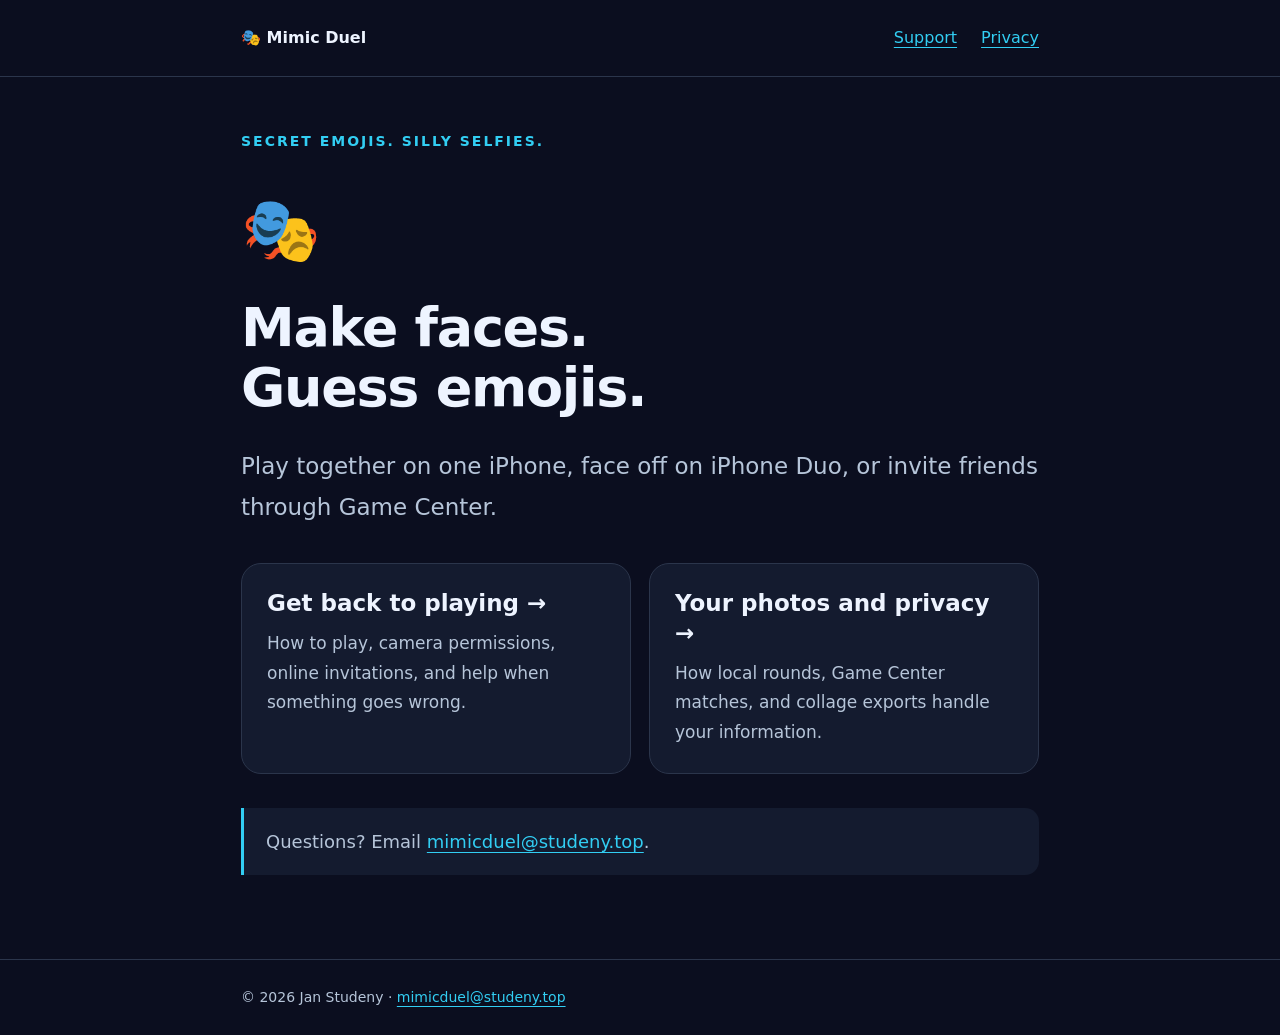
<file: index.html>
<!doctype html>
<html lang="en"><head><meta charset="utf-8"><meta name="viewport" content="width=device-width,initial-scale=1">
<title>Support and privacy · Mimic Duel</title><meta name="description" content="Help and privacy information for Mimic Duel, the emoji photo guessing game for iPhone.">
<meta name="theme-color" content="#0b0e1f"><link rel="stylesheet" href="assets/site.css"></head>
<body><a class="skip" href="#main">Skip to content</a><header><div class="wrap"><nav aria-label="Main navigation"><a class="brand" href="./">🎭 Mimic Duel</a><a href="support/">Support</a><a href="privacy/">Privacy</a></nav></div></header>
<div class="wrap"><main id="main"><p class="eyebrow">Secret emojis. Silly selfies.</p><div class="hero" aria-hidden="true">🎭</div><h1>Make faces.<br>Guess emojis.</h1><p class="lead">Play together on one iPhone, face off on iPhone Duo, or invite friends through Game Center.</p><div class="cards"><a class="card" href="support/"><h2>Get back to playing →</h2><p>How to play, camera permissions, online invitations, and help when something goes wrong.</p></a><a class="card" href="privacy/"><h2>Your photos and privacy →</h2><p>How local rounds, Game Center matches, and collage exports handle your information.</p></a></div><p class="contact">Questions? Email <a href="mailto:mimicduel@studeny.top">mimicduel@studeny.top</a>.</p></main></div><footer><div class="wrap"><p>© 2026 Jan Studeny · <a href="mailto:mimicduel@studeny.top">mimicduel@studeny.top</a></p></div></footer></body></html>
</file>
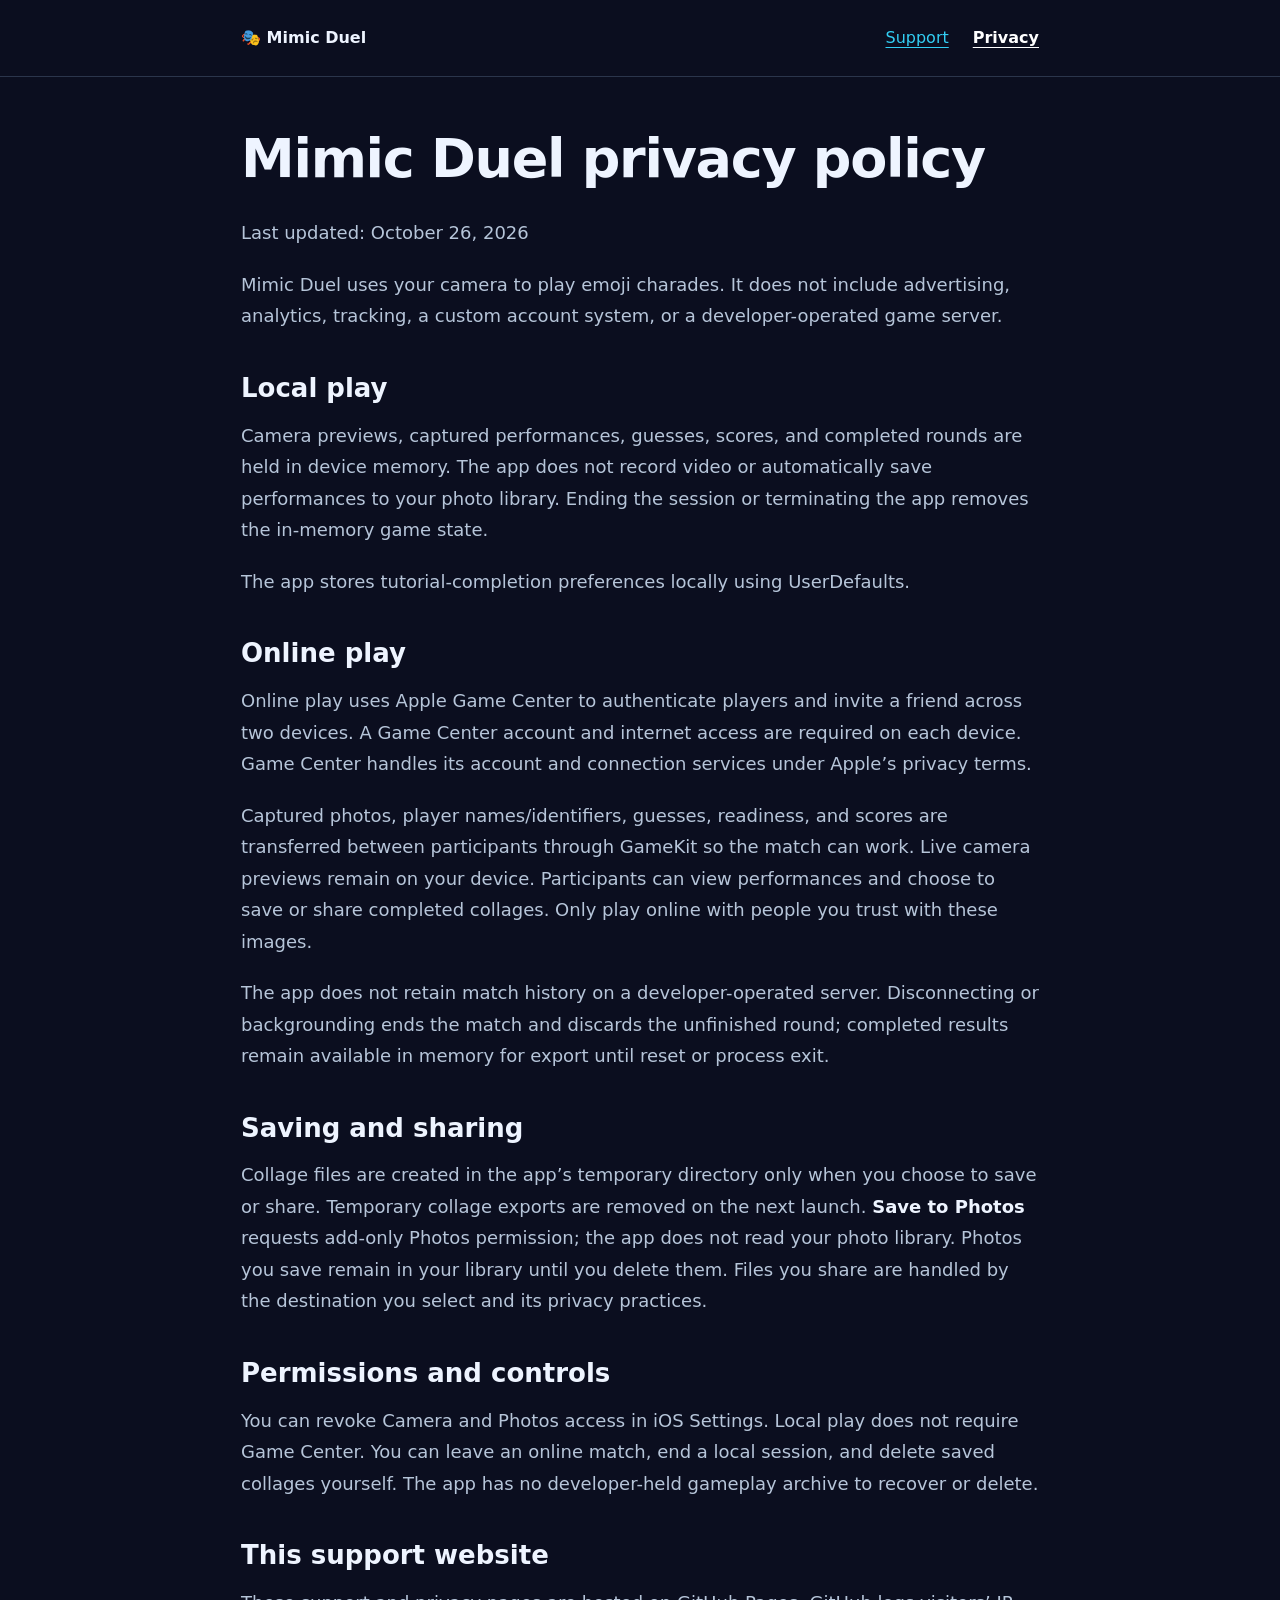
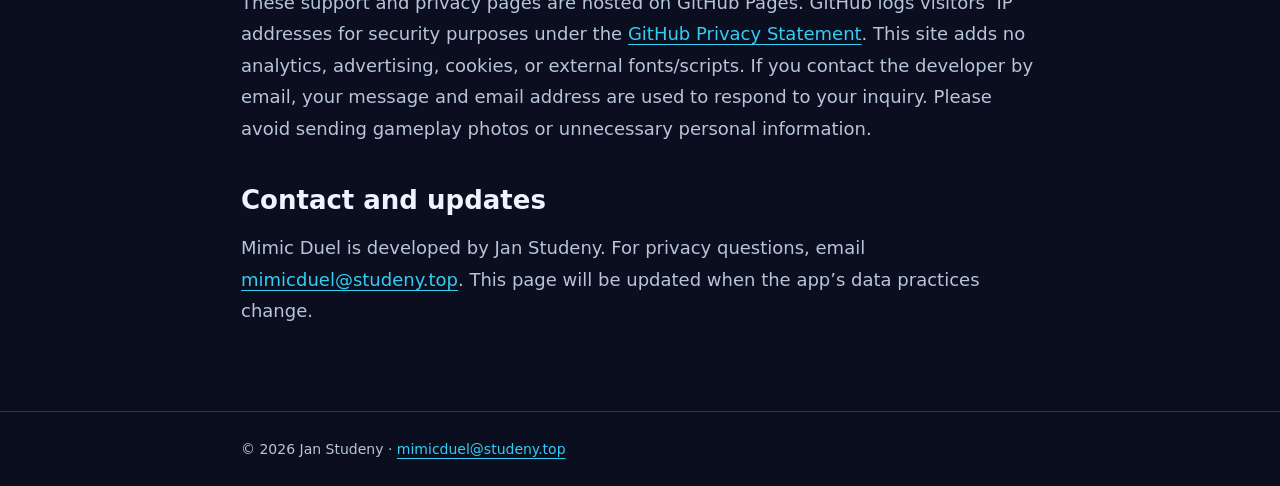
<file: privacy/index.html>
<!doctype html>
<html lang="en"><head><meta charset="utf-8"><meta name="viewport" content="width=device-width,initial-scale=1">
<title>Privacy policy · Mimic Duel</title><meta name="description" content="Privacy policy for Mimic Duel on iPhone and iPhone Duo.">
<meta name="theme-color" content="#0b0e1f"><link rel="stylesheet" href="../assets/site.css"></head>
<body><a class="skip" href="#main">Skip to content</a><header><div class="wrap"><nav aria-label="Main navigation"><a class="brand" href="../">🎭 Mimic Duel</a><a href="../support/">Support</a><a href="../privacy/" aria-current="page">Privacy</a></nav></div></header>
<div class="wrap"><main id="main"><h1>Mimic Duel privacy policy</h1>
<p>Last updated: October 26, 2026</p>
<p>Mimic Duel uses your camera to play emoji charades. It does not include advertising, analytics, tracking, a custom account system, or a developer-operated game server.</p>
<h2>Local play</h2>
<p>Camera previews, captured performances, guesses, scores, and completed rounds are held in device memory. The app does not record video or automatically save performances to your photo library. Ending the session or terminating the app removes the in-memory game state.</p>
<p>The app stores tutorial-completion preferences locally using UserDefaults.</p>
<h2>Online play</h2>
<p>Online play uses Apple Game Center to authenticate players and invite a friend across two devices. A Game Center account and internet access are required on each device. Game Center handles its account and connection services under Apple’s privacy terms.</p>
<p>Captured photos, player names/identifiers, guesses, readiness, and scores are transferred between participants through GameKit so the match can work. Live camera previews remain on your device. Participants can view performances and choose to save or share completed collages. Only play online with people you trust with these images.</p>
<p>The app does not retain match history on a developer-operated server. Disconnecting or backgrounding ends the match and discards the unfinished round; completed results remain available in memory for export until reset or process exit.</p>
<h2>Saving and sharing</h2>
<p>Collage files are created in the app’s temporary directory only when you choose to save or share. Temporary collage exports are removed on the next launch. <strong>Save to Photos</strong> requests add-only Photos permission; the app does not read your photo library. Photos you save remain in your library until you delete them. Files you share are handled by the destination you select and its privacy practices.</p>
<h2>Permissions and controls</h2>
<p>You can revoke Camera and Photos access in iOS Settings. Local play does not require Game Center. You can leave an online match, end a local session, and delete saved collages yourself. The app has no developer-held gameplay archive to recover or delete.</p>
<h2>This support website</h2>
<p>These support and privacy pages are hosted on GitHub Pages. GitHub logs visitors’ IP addresses for security purposes under the <a href="https://docs.github.com/en/site-policy/privacy-policies/github-general-privacy-statement">GitHub Privacy Statement</a>. This site adds no analytics, advertising, cookies, or external fonts/scripts. If you contact the developer by email, your message and email address are used to respond to your inquiry. Please avoid sending gameplay photos or unnecessary personal information.</p>
<h2>Contact and updates</h2>
<p>Mimic Duel is developed by Jan Studeny. For privacy questions, email <a href="mailto:mimicduel@studeny.top">mimicduel@studeny.top</a>. This page will be updated when the app’s data practices change.</p></main></div><footer><div class="wrap"><p>© 2026 Jan Studeny · <a href="mailto:mimicduel@studeny.top">mimicduel@studeny.top</a></p></div></footer></body></html>
</file>
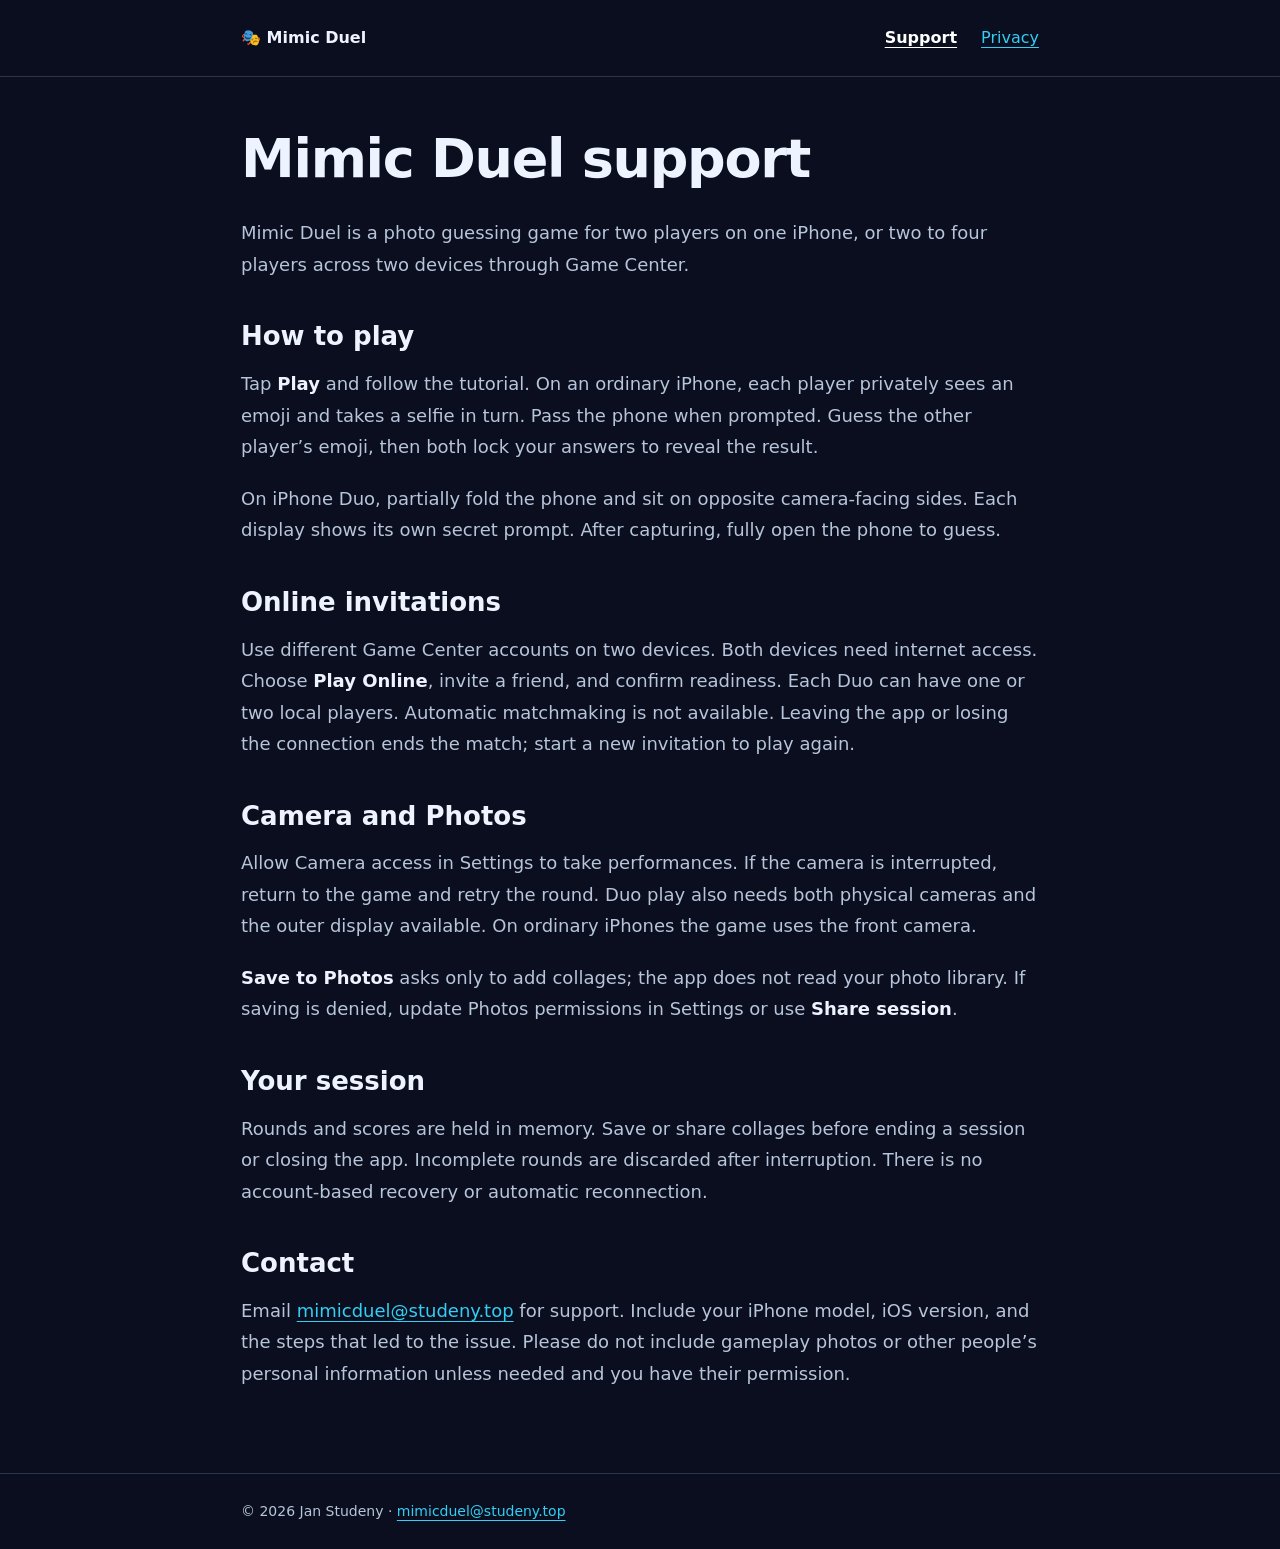
<file: support/index.html>
<!doctype html>
<html lang="en"><head><meta charset="utf-8"><meta name="viewport" content="width=device-width,initial-scale=1">
<title>Support · Mimic Duel</title><meta name="description" content="Support for Mimic Duel on iPhone and iPhone Duo.">
<meta name="theme-color" content="#0b0e1f"><link rel="stylesheet" href="../assets/site.css"></head>
<body><a class="skip" href="#main">Skip to content</a><header><div class="wrap"><nav aria-label="Main navigation"><a class="brand" href="../">🎭 Mimic Duel</a><a href="../support/" aria-current="page">Support</a><a href="../privacy/">Privacy</a></nav></div></header>
<div class="wrap"><main id="main"><h1>Mimic Duel support</h1>
<p>Mimic Duel is a photo guessing game for two players on one iPhone, or two to four players across two devices through Game Center.</p>
<h2>How to play</h2>
<p>Tap <strong>Play</strong> and follow the tutorial. On an ordinary iPhone, each player privately sees an emoji and takes a selfie in turn. Pass the phone when prompted. Guess the other player’s emoji, then both lock your answers to reveal the result.</p>
<p>On iPhone Duo, partially fold the phone and sit on opposite camera-facing sides. Each display shows its own secret prompt. After capturing, fully open the phone to guess.</p>
<h2>Online invitations</h2>
<p>Use different Game Center accounts on two devices. Both devices need internet access. Choose <strong>Play Online</strong>, invite a friend, and confirm readiness. Each Duo can have one or two local players. Automatic matchmaking is not available. Leaving the app or losing the connection ends the match; start a new invitation to play again.</p>
<h2>Camera and Photos</h2>
<p>Allow Camera access in Settings to take performances. If the camera is interrupted, return to the game and retry the round. Duo play also needs both physical cameras and the outer display available. On ordinary iPhones the game uses the front camera.</p>
<p><strong>Save to Photos</strong> asks only to add collages; the app does not read your photo library. If saving is denied, update Photos permissions in Settings or use <strong>Share session</strong>.</p>
<h2>Your session</h2>
<p>Rounds and scores are held in memory. Save or share collages before ending a session or closing the app. Incomplete rounds are discarded after interruption. There is no account-based recovery or automatic reconnection.</p>
<h2>Contact</h2>
<p>Email <a href="mailto:mimicduel@studeny.top">mimicduel@studeny.top</a> for support. Include your iPhone model, iOS version, and the steps that led to the issue. Please do not include gameplay photos or other people’s personal information unless needed and you have their permission.</p></main></div><footer><div class="wrap"><p>© 2026 Jan Studeny · <a href="mailto:mimicduel@studeny.top">mimicduel@studeny.top</a></p></div></footer></body></html>
</file>
<file: assets/site.css>
:root {color-scheme:dark;--bg:#0b0e1f;--panel:#141b2f;--text:#eef4ff;--muted:#b6c5d9;--accent:#32cef3}
*{box-sizing:border-box}body{margin:0;background:var(--bg);color:var(--text);font:18px/1.75 system-ui,-apple-system,BlinkMacSystemFont,"Segoe UI",sans-serif}
a{color:var(--accent);text-underline-offset:4px}a:hover{text-decoration-thickness:2px}a:focus-visible{outline:3px solid var(--accent);outline-offset:6px;border-radius:2px}
.wrap{max-width:850px;margin:auto;padding:0 26px}header{border-bottom:1px solid #2b354b}nav{display:flex;align-items:center;gap:24px;flex-wrap:wrap;padding:24px 0}.brand{margin-right:auto;font-weight:800;text-decoration:none;color:var(--text)}nav a{font-size:16px}nav [aria-current=page]{color:white;font-weight:700}
main{padding:52px 0 64px;min-height:65vh}h1{font-size:clamp(34px,6vw,54px);line-height:1.12;letter-spacing:-1.3px;margin:0 0 28px}h2{font-size:26px;line-height:1.3;margin:40px 0 14px}p{margin:0 0 20px;color:var(--muted)}strong{color:var(--text)}.eyebrow{font-size:14px;letter-spacing:2px;text-transform:uppercase;color:var(--accent);font-weight:700}.hero{font-size:64px;margin-bottom:12px}.lead{font-size:23px}.cards{display:grid;grid-template-columns:1fr 1fr;gap:18px;margin-top:36px}.card{background:var(--panel);border:1px solid #2b354b;border-radius:20px;padding:25px;text-decoration:none}.card h2{color:var(--text);margin:0 0 10px;font-size:23px}.card p{margin:0;font-size:17px}.contact{background:var(--panel);border-left:3px solid var(--accent);padding:18px 22px;border-radius:0 14px 14px 0;margin-top:34px}footer{border-top:1px solid #2b354b;padding:25px 0;font-size:14px;color:var(--muted)}footer p{margin:0}.skip{position:absolute;left:20px;top:-80px;background:var(--panel);padding:12px}.skip:focus{top:8px}@media(max-width:560px){.cards{grid-template-columns:1fr}nav{gap:18px}.wrap{padding:0 20px}main{padding-top:36px}h2{font-size:23px}}
</file>
